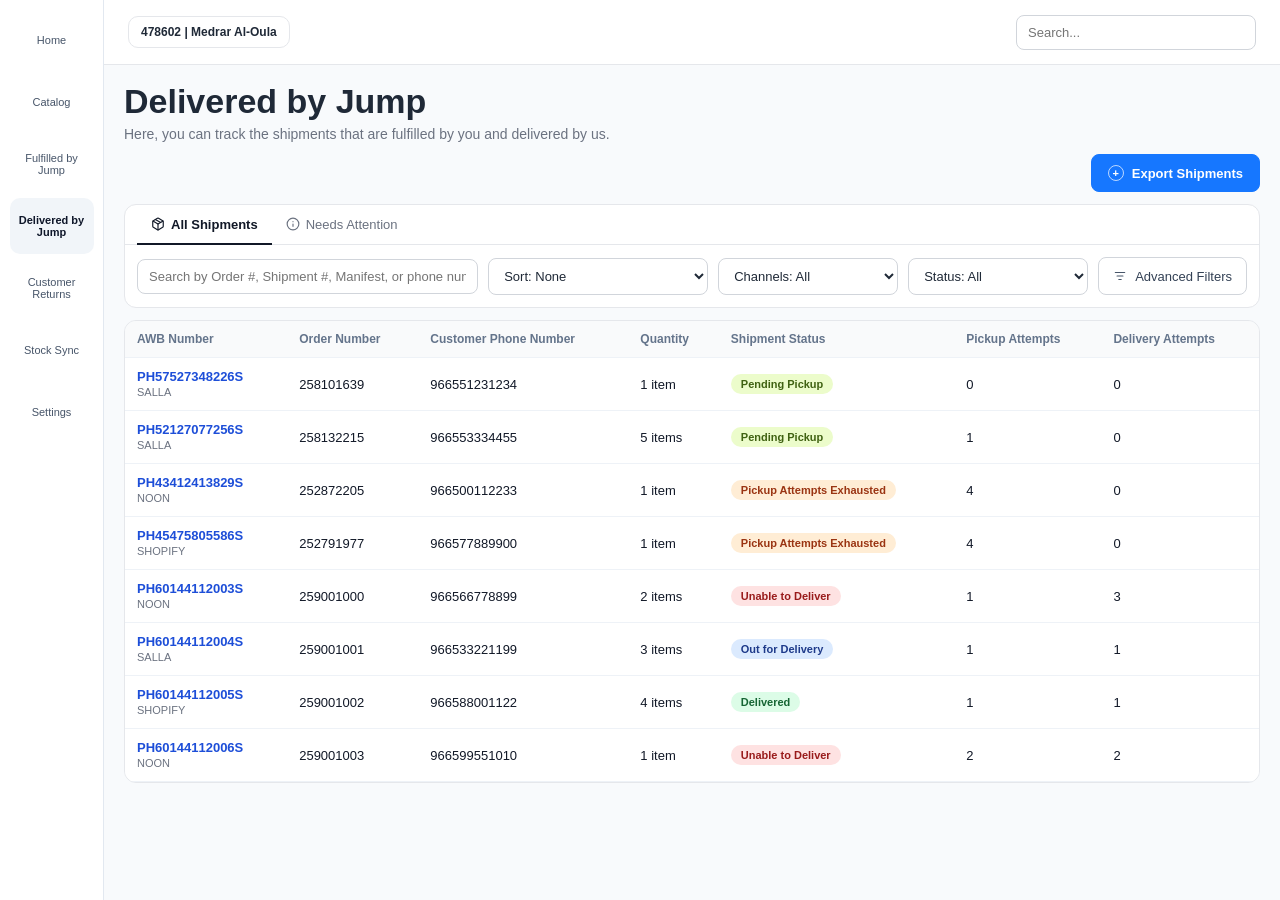
<file: index.html>
<!DOCTYPE html>
<html lang="en">
  <head>
    <meta charset="UTF-8" />
    <meta name="viewport" content="width=device-width, initial-scale=1.0" />
    <title>Shipment Details V3 Prototype</title>
    <link rel="stylesheet" href="./styles.css" />
  </head>
  <body>
    <div class="app-shell">
      <aside class="sidebar">
        <div class="brand">noon<span>partners</span></div>
        <nav>
          <a href="#">Home</a>
          <a href="#">Catalog</a>
          <a href="#">Fulfilled by Jump</a>
          <a class="active" href="#">Delivered by Jump</a>
          <a href="#">Customer Returns</a>
          <a href="#">Stock Sync</a>
          <a href="#">Settings</a>
        </nav>
      </aside>

      <div class="content">
        <header class="topbar">
          <div class="store-chip">478602 | Medrar Al-Oula</div>
          <div class="topbar-actions">
            <input class="top-search" type="text" placeholder="Search..." />
          </div>
        </header>

        <main class="container">
          <header class="header">
            <div>
              <h1>Delivered by Jump</h1>
              <p>
                Here, you can track the shipments that are fulfilled by you and
                delivered by us.
              </p>
            </div>
          </header>

          <div class="actions-row">
            <button id="exportBtn" class="button button-primary">
              <span class="btn-icon">+</span>
              Export Shipments
            </button>
          </div>

          <section class="filters">
            <section class="logistics_tabsContainer tabs">
              <div class="AdvancedTabs_container">
                <button id="allShipmentsTab" type="button" class="AdvancedTabs_tab tab active">
                  <span class="AdvancedTabs_icon tab-icon">
                    <svg xmlns="http://www.w3.org/2000/svg" width="14" height="14" viewBox="0 0 24 24" fill="none" stroke="currentColor" stroke-width="2" stroke-linecap="round" stroke-linejoin="round" aria-hidden="true">
                      <path d="M11 21.73a2 2 0 0 0 2 0l7-4A2 2 0 0 0 21 16V8a2 2 0 0 0-1-1.73l-7-4a2 2 0 0 0-2 0l-7 4A2 2 0 0 0 3 8v8a2 2 0 0 0 1 1.73z"></path>
                      <path d="M12 22V12"></path>
                      <polyline points="3.29 7 12 12 20.71 7"></polyline>
                      <path d="m7.5 4.27 9 5.15"></path>
                    </svg>
                  </span>
                  All Shipments
                </button>
                <button id="needsAttentionTab" type="button" class="AdvancedTabs_tab tab">
                  <span class="AdvancedTabs_icon tab-icon">
                    <svg xmlns="http://www.w3.org/2000/svg" width="14" height="14" viewBox="0 0 24 24" fill="none" stroke="currentColor" stroke-width="2" stroke-linecap="round" stroke-linejoin="round" aria-hidden="true">
                      <circle cx="12" cy="12" r="10"></circle>
                      <path d="M12 16v-4"></path>
                      <path d="M12 8h.01"></path>
                    </svg>
                  </span>
                  Needs Attention
                </button>
              </div>
            </section>
            <div class="filter-row">
              <input
                id="searchInput"
                type="text"
                placeholder="Search by Order #, Shipment #, Manifest, or phone number"
              />
              <select id="sortBy" aria-label="Sort">
                <option value="none">Sort: None</option>
                <option value="created_desc">Creation Date: Newest First</option>
                <option value="created_asc">Creation Date: Oldest First</option>
                <option value="hold_desc">
                  Hold Time (Needs Attention): Longest First
                </option>
                <option value="hold_asc">
                  Hold Time (Needs Attention): Shortest First
                </option>
              </select>
              <select id="channelFilter">
                <option value="all">Channels: All</option>
                <option value="salla">Salla</option>
                <option value="noon">Noon</option>
                <option value="shopify">Shopify</option>
              </select>
              <select id="statusFilter">
                <option value="all">Status: All</option>
                <option value="pending_pickup">Pending Pickup</option>
                <option value="pickup_attempts_exhausted">
                  Pickup Attempts Exhausted
                </option>
                <option value="out_for_delivery">Out for Delivery</option>
                <option value="unable_to_deliver">Unable to Deliver</option>
                <option value="delivered">Delivered</option>
              </select>
              <button id="openAdvancedFiltersBtn" type="button" class="advanced-filters-button">
                <svg xmlns="http://www.w3.org/2000/svg" width="14" height="14" viewBox="0 0 24 24" fill="none" stroke="currentColor" stroke-width="2" stroke-linecap="round" stroke-linejoin="round" aria-hidden="true">
                  <line x1="4" y1="6" x2="20" y2="6"></line>
                  <line x1="7" y1="12" x2="17" y2="12"></line>
                  <line x1="10" y1="18" x2="14" y2="18"></line>
                </svg>
                Advanced Filters
                <span id="advancedFilterCount" class="advanced-filter-count hidden">0</span>
              </button>
            </div>
            <div id="activeFilters" class="active-filters hidden"></div>
          </section>

          <div id="advancedFiltersOverlay" class="drawer-overlay" hidden>
            <aside
              class="drawer"
              role="dialog"
              aria-modal="true"
              aria-labelledby="advancedFiltersTitle"
            >
              <div class="drawer-header">
                <div id="advancedFiltersTitle" class="drawer-title">Advanced Filters</div>
                <button
                  id="closeAdvancedFiltersBtn"
                  type="button"
                  class="drawer-close"
                  aria-label="Close advanced filters"
                >
                  &times;
                </button>
              </div>
              <div class="drawer-body">
                <label>
                  Creation Date (From)
                  <input id="creationDateFrom" type="date" />
                </label>
                <label>
                  Creation Date (To)
                  <input id="creationDateTo" type="date" />
                </label>
                <label>
                  Pickup Attempts (0-4)
                  <select id="pickupAttemptsFilter">
                    <option value="all">All</option>
                    <option value="0">0</option>
                    <option value="1">1</option>
                    <option value="2">2</option>
                    <option value="3">3</option>
                    <option value="4">4</option>
                  </select>
                </label>
                <label>
                  Delivery Attempts (0-3)
                  <select id="deliveryAttemptsFilter">
                    <option value="all">All</option>
                    <option value="0">0</option>
                    <option value="1">1</option>
                    <option value="2">2</option>
                    <option value="3">3</option>
                  </select>
                </label>
                <label>
                  Hold Time Filter (Needs Attention)
                  <select id="holdTimeFilter">
                    <option value="all">All</option>
                    <option value="with_value">Has Hold Time</option>
                    <option value="none">No Hold Time (-)</option>
                  </select>
                </label>
              </div>
              <div class="drawer-footer">
                <button id="clearAdvancedFiltersBtn" type="button" class="button-secondary">
                  Clear
                </button>
                <button id="applyAdvancedFiltersBtn" type="button" class="button-primary">
                  Apply
                </button>
              </div>
            </aside>
          </div>

          <section class="table-wrap">
            <table>
              <thead>
                <tr>
                  <th>AWB Number</th>
                  <th>Order Number</th>
                  <th>Customer Phone Number</th>
                  <th>Quantity</th>
                  <th>Shipment Status</th>
                  <th>Pickup Attempts</th>
                  <th>Delivery Attempts</th>
                  <th>Created At</th>
                  <th id="holdTimeHeader" class="hidden">Hold Time</th>
                </tr>
              </thead>
              <tbody id="shipmentsBody"></tbody>
            </table>
          </section>
        </main>
      </div>
    </div>

    <script src="./shipments-data.js"></script>
    <script src="./app.js"></script>
  </body>
</html>
</file>
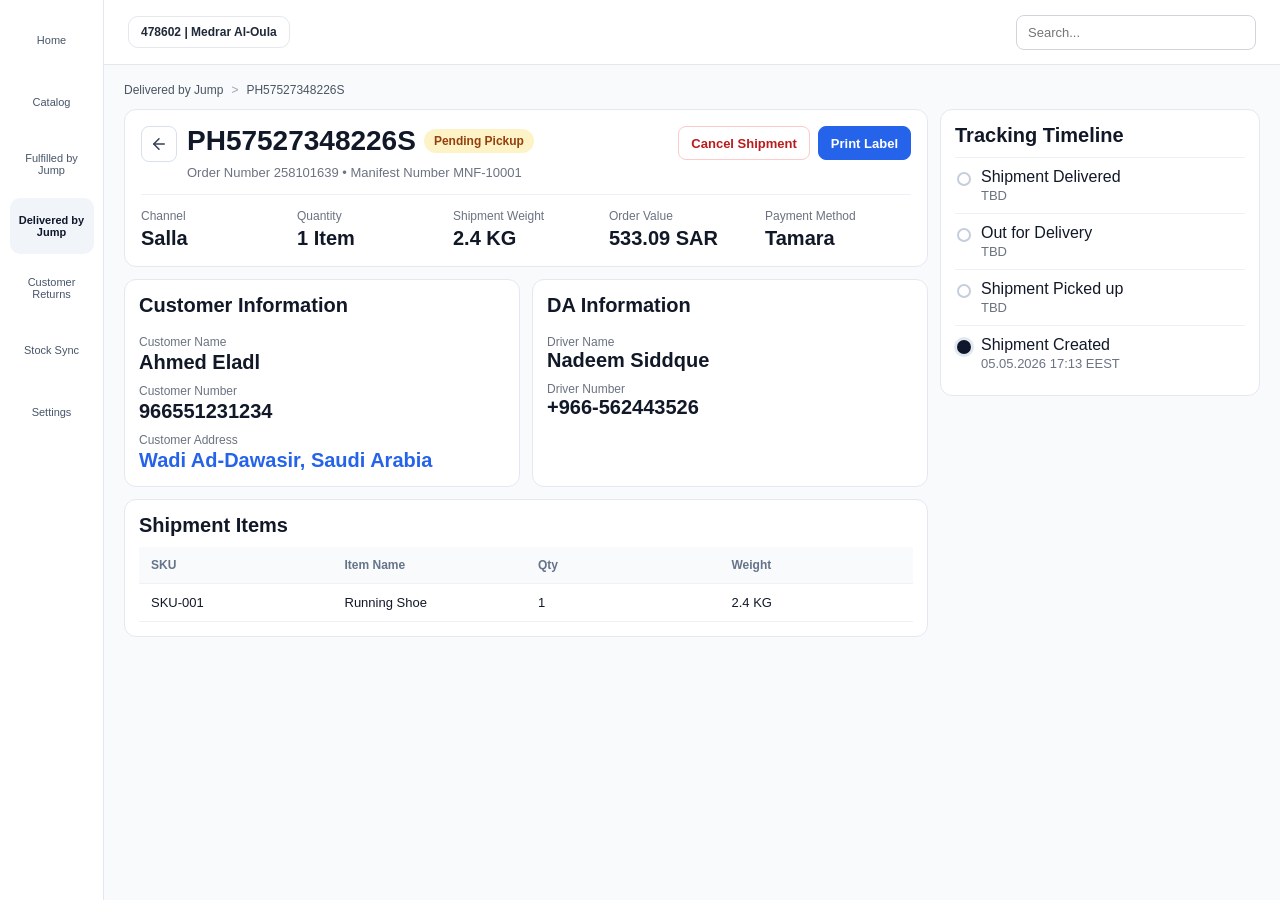
<file: shipment.html>
<!DOCTYPE html>
<html lang="en">
  <head>
    <meta charset="UTF-8" />
    <meta name="viewport" content="width=device-width, initial-scale=1.0" />
    <title>Shipment Details</title>
    <link rel="stylesheet" href="./styles.css" />
    <link rel="stylesheet" href="./shipment.css" />
  </head>
  <body>
    <div class="app-shell">
      <aside class="sidebar">
        <div class="brand">noon<span>partners</span></div>
        <nav>
          <a href="#">Home</a>
          <a href="#">Catalog</a>
          <a href="#">Fulfilled by Jump</a>
          <a class="active" href="./index.html">Delivered by Jump</a>
          <a href="#">Customer Returns</a>
          <a href="#">Stock Sync</a>
          <a href="#">Settings</a>
        </nav>
      </aside>

      <div class="content">
        <header class="topbar">
          <div class="store-chip">478602 | Medrar Al-Oula</div>
          <div class="topbar-actions">
            <input class="top-search" type="text" placeholder="Search..." />
          </div>
        </header>

        <main class="container">
          <div class="ShipmentDetail_container">
            <div class="Header_breadcrumbs">
              <a href="./index.html" class="Header_breadcrumbItem">Delivered by Jump</a>
              <span class="Header_separator">&gt;</span>
              <span id="breadcrumbAwb" class="Header_breadcrumbItem">Shipment</span>
            </div>

            <div class="ShipmentDetail_content">
              <div class="ShipmentDetail_leftColumn">
                <section class="ShipmentDetailHeader_card">
                  <div class="ShipmentDetailHeader_headerTop">
                    <div class="ShipmentDetailHeader_headerLeft">
                      <a href="./index.html" class="ShipmentDetailHeader_backButton" aria-label="Go back">
                        <svg xmlns="http://www.w3.org/2000/svg" width="18" height="18" viewBox="0 0 24 24" fill="none" stroke="currentColor" stroke-width="2" stroke-linecap="round" stroke-linejoin="round">
                          <path d="m12 19-7-7 7-7"></path>
                          <path d="M19 12H5"></path>
                        </svg>
                      </a>
                      <div>
                        <div class="ShipmentDetailHeader_titleRow">
                          <h1 id="shipmentAwb" class="ShipmentDetailHeader_awbTitle"></h1>
                          <span id="shipmentStatus" class="StatusBadge_badge"></span>
                        </div>
                        <p id="orderManifestLine" class="ShipmentDetailHeader_subLine"></p>
                      </div>
                    </div>
                    <div class="ShipmentDetailHeader_actions">
                      <button id="cancelShipmentBtn" type="button" class="ShipmentDetailHeader_cancelButton">
                        Cancel Shipment
                      </button>
                      <button id="printLabelBtn" type="button" class="Button_button Button_primary ShipmentDetailHeader_printButton">
                        Print Label
                      </button>
                      <button id="proofOfDeliveryBtn" type="button" class="Button_button Button_primary ShipmentDetailHeader_printButton hidden">
                        View Proof of Delivery
                      </button>
                    </div>
                  </div>

                  <div class="ShipmentDetailHeader_statsRow">
                    <div class="ShipmentDetailHeader_statItem">
                      <div class="ShipmentDetailHeader_statLabel">Channel</div>
                      <div id="channelValue" class="ShipmentDetailHeader_statValue"></div>
                    </div>
                    <div class="ShipmentDetailHeader_statItem">
                      <div class="ShipmentDetailHeader_statLabel">Quantity</div>
                      <div id="quantityValue" class="ShipmentDetailHeader_statValue"></div>
                    </div>
                    <div class="ShipmentDetailHeader_statItem">
                      <div class="ShipmentDetailHeader_statLabel">Shipment Weight</div>
                      <div id="weightValue" class="ShipmentDetailHeader_statValue"></div>
                    </div>
                    <div class="ShipmentDetailHeader_statItem">
                      <div class="ShipmentDetailHeader_statLabel">Order Value</div>
                      <div id="orderValue" class="ShipmentDetailHeader_statValue"></div>
                    </div>
                    <div class="ShipmentDetailHeader_statItem">
                      <div class="ShipmentDetailHeader_statLabel">Payment Method</div>
                      <div id="paymentMethod" class="ShipmentDetailHeader_statValue"></div>
                    </div>
                  </div>
                </section>

                <div class="ShipmentDetail_midRow">
                  <section class="CustomerInfoCard_card">
                    <div class="CustomerInfoCard_cardHeader">
                      <h2 class="CustomerInfoCard_cardTitle">Customer Information</h2>
                    </div>
                    <div class="CustomerInfoCard_cardBody">
                      <div class="CustomerInfoCard_infoItem">
                        <div class="CustomerInfoCard_infoLabel">Customer Name</div>
                        <div id="customerName" class="CustomerInfoCard_infoValue"></div>
                      </div>
                      <div class="CustomerInfoCard_infoItem">
                        <div class="CustomerInfoCard_infoLabel">Customer Number</div>
                        <div id="customerPhone" class="CustomerInfoCard_infoValue"></div>
                      </div>
                      <div class="CustomerInfoCard_infoItem">
                        <div class="CustomerInfoCard_infoLabel">Customer Address</div>
                        <div id="customerAddress" class="CustomerInfoCard_addressLink"></div>
                      </div>
                    </div>
                  </section>

                  <section class="DAInfoCard_card">
                    <div class="DAInfoCard_cardHeader">
                      <h2 class="DAInfoCard_cardTitle">DA Information</h2>
                    </div>
                    <div class="DAInfoCard_cardBody">
                      <div class="DAInfoCard_driverField">
                        <span class="DAInfoCard_driverLabel">Driver Name</span>
                        <span id="driverName" class="DAInfoCard_driverValue"></span>
                      </div>
                      <div class="DAInfoCard_driverField">
                        <span class="DAInfoCard_driverLabel">Driver Number</span>
                        <span id="driverPhone" class="DAInfoCard_driverValue"></span>
                      </div>
                    </div>
                  </section>
                </div>

                <section class="ShipmentItemsCard_card">
                  <div class="ShipmentItemsCard_cardHeader">
                    <h2 class="ShipmentItemsCard_cardTitle">Shipment Items</h2>
                  </div>
                  <div class="ShipmentItemsCard_tableWrap">
                    <table>
                      <thead>
                        <tr>
                          <th>SKU</th>
                          <th>Item Name</th>
                          <th>Qty</th>
                          <th>Weight</th>
                        </tr>
                      </thead>
                      <tbody id="itemsBody"></tbody>
                    </table>
                  </div>
                </section>
              </div>

              <aside class="ShipmentDetail_rightColumn">
                <section class="TrackingTimeline_card">
                  <div class="TrackingTimeline_cardHeader">
                    <h2 class="TrackingTimeline_cardTitle">Tracking Timeline</h2>
                  </div>
                  <div class="TrackingTimeline_cardBody">
                    <ul id="timelineList" class="TrackingTimeline_timeline"></ul>
                  </div>
                </section>
              </aside>
            </div>
          </div>
        </main>
      </div>
    </div>

    <script src="./shipments-data.js"></script>
    <script src="./shipment.js"></script>
  </body>
</html>
</file>
<file: styles.css>
* {
  box-sizing: border-box;
}

body {
  margin: 0;
  font-family: Figtree, Inter, -apple-system, BlinkMacSystemFont, "Segoe UI", sans-serif;
  background: #f8fafc;
  color: #1f2937;
}

.app-shell {
  min-height: 100vh;
  display: grid;
  grid-template-columns: 104px 1fr;
}

.sidebar {
  border-right: 1px solid #e2e8f0;
  background: #fff;
  padding: 12px 8px;
}

.brand {
  display: none;
}

nav {
  display: flex;
  flex-direction: column;
  gap: 6px;
  align-items: center;
}

nav a {
  text-decoration: none;
  color: #475569;
  font-size: 11px;
  font-weight: 500;
  text-align: center;
  border-radius: 10px;
  padding: 10px 8px;
  width: 84px;
  min-height: 56px;
  display: grid;
  place-content: center;
}

nav a.active {
  background: #f1f5f9;
  color: #0f172a;
  font-weight: 600;
}

.content {
  min-width: 0;
}

.topbar {
  height: 65px;
  border-bottom: 1px solid #e5e7eb;
  display: flex;
  align-items: center;
  justify-content: space-between;
  padding: 0 24px;
  background: #fff;
}

.store-chip {
  border: 1px solid #e5e7eb;
  border-radius: 10px;
  font-size: 12px;
  font-weight: 600;
  padding: 8px 12px;
  color: #1f2937;
}

.top-search {
  width: 240px;
}

.container {
  margin: 18px 20px;
}

h1 {
  margin: 0;
  font-size: 34px;
  line-height: 1.1;
}

p {
  margin: 6px 0 0;
  color: #6b7280;
  font-size: 14px;
}

.tabs {
  margin: -12px -12px 12px;
  padding: 0 12px;
  border-bottom: 1px solid #e5e7eb;
}

.AdvancedTabs_container {
  display: flex;
  align-items: stretch;
  gap: 0;
}

.tab {
  border: none;
  background: transparent;
  color: #6b7280;
  cursor: pointer;
  font-size: 13px;
  font-weight: 500;
  padding: 12px 14px;
  display: inline-flex;
  align-items: center;
  gap: 6px;
  line-height: 1;
  position: relative;
  border-bottom: 2px solid transparent;
  margin-bottom: -1px;
}

.tab-icon {
  display: inline-flex;
  align-items: center;
  justify-content: center;
  color: #6b7280;
}

.tab:hover {
  color: #374151;
}

.tab.active {
  color: #111827;
  font-weight: 600;
  border-bottom-color: #111827;
}

.tab.active .tab-icon {
  color: #111827;
}

.tab svg {
  width: 14px;
  height: 14px;
}

.actions-row {
  margin-top: 12px;
  display: flex;
  justify-content: flex-end;
}

.button {
  cursor: pointer;
}

.button-primary {
  background: #1677ff;
  color: #fff;
  border: 1px solid #1677ff;
  font-weight: 600;
  padding: 10px 16px;
  border-radius: 8px;
  display: inline-flex;
  align-items: center;
  gap: 8px;
  font-size: 13px;
}

.button-primary:hover {
  background: #1266d6;
  border-color: #1266d6;
}

.btn-icon {
  width: 16px;
  height: 16px;
  border-radius: 50%;
  border: 1px solid rgba(255, 255, 255, 0.7);
  display: inline-flex;
  align-items: center;
  justify-content: center;
  font-size: 11px;
}

.filters {
  margin-top: 12px;
  background: #fff;
  border: 1px solid #e5e7eb;
  border-radius: 12px;
  padding: 12px;
}

.filter-row {
  display: grid;
  grid-template-columns: 1.6fr 220px 180px 180px auto;
  gap: 10px;
  align-items: center;
}

.advanced-filters-button {
  background: #fff;
  color: #334155;
  border: 1px solid #d1d5db;
  border-radius: 8px;
  padding: 9px 14px;
  font-size: 13px;
  font-weight: 500;
  cursor: pointer;
  display: inline-flex;
  align-items: center;
  gap: 8px;
  white-space: nowrap;
  height: 38px;
}

.advanced-filters-button:hover {
  background: #f8fafc;
  border-color: #94a3b8;
}

.advanced-filters-button svg {
  color: #475569;
}

.advanced-filter-count {
  background: #1677ff;
  color: #fff;
  border-radius: 999px;
  font-size: 11px;
  font-weight: 600;
  min-width: 18px;
  height: 18px;
  padding: 0 6px;
  display: inline-flex;
  align-items: center;
  justify-content: center;
}

input,
select {
  border: 1px solid #d1d5db;
  border-radius: 8px;
  padding: 9px 11px;
  font-size: 13px;
  background: #fff;
  color: #1f2937;
}

.active-filters {
  margin-top: 10px;
  display: flex;
  flex-wrap: wrap;
  gap: 8px;
  align-items: center;
}

.filter-chip {
  display: inline-flex;
  align-items: center;
  gap: 8px;
  padding: 5px 10px;
  border-radius: 999px;
  border: 1px solid #dbeafe;
  background: #eff6ff;
  color: #1e3a8a;
  font-size: 12px;
  font-weight: 500;
}

.filter-chip button {
  border: none;
  background: transparent;
  color: #64748b;
  font-size: 14px;
  line-height: 1;
  padding: 0;
  cursor: pointer;
}

.reset-button {
  width: auto;
  padding: 6px 12px;
  font-size: 12px;
  border-radius: 999px;
  background: #fff;
  border: 1px solid #d1d5db;
  color: #475569;
  font-weight: 500;
  white-space: nowrap;
}

.reset-button:hover {
  background: #f8fafc;
}

label {
  display: flex;
  flex-direction: column;
  gap: 6px;
  font-size: 12px;
  color: #475569;
}

.drawer-overlay {
  position: fixed;
  inset: 0;
  background: rgba(15, 23, 42, 0.45);
  display: flex;
  justify-content: flex-end;
  z-index: 50;
  opacity: 0;
  transition: opacity 0.2s ease;
}

.drawer-overlay[hidden] {
  display: none;
}

.drawer-overlay.open {
  opacity: 1;
}

.drawer {
  width: min(440px, 92vw);
  height: 100%;
  background: #fff;
  display: flex;
  flex-direction: column;
  box-shadow: -8px 0 24px rgba(15, 23, 42, 0.18);
  transform: translateX(100%);
  transition: transform 0.25s ease;
}

.drawer-overlay.open .drawer {
  transform: translateX(0);
}

.drawer-header {
  display: flex;
  align-items: center;
  justify-content: space-between;
  padding: 16px 20px;
  border-bottom: 1px solid #e5e7eb;
}

.drawer-title {
  font-size: 16px;
  font-weight: 600;
  color: #0f172a;
}

.drawer-close {
  background: transparent;
  border: none;
  color: #475569;
  cursor: pointer;
  font-size: 24px;
  line-height: 1;
  padding: 4px 8px;
  border-radius: 6px;
}

.drawer-close:hover {
  background: #f1f5f9;
  color: #0f172a;
}

.drawer-body {
  flex: 1;
  overflow-y: auto;
  padding: 20px;
  display: flex;
  flex-direction: column;
  gap: 12px;
}

.drawer-footer {
  display: flex;
  justify-content: flex-end;
  gap: 10px;
  padding: 14px 20px;
  border-top: 1px solid #e5e7eb;
  background: #f9fafb;
}

.button-secondary {
  background: #fff;
  color: #334155;
  border: 1px solid #d1d5db;
  font-weight: 500;
  padding: 9px 14px;
  border-radius: 8px;
  font-size: 13px;
  cursor: pointer;
}

.button-secondary:hover {
  background: #f8fafc;
  border-color: #94a3b8;
}

.table-wrap {
  margin-top: 12px;
  background: #fff;
  border: 1px solid #e5e7eb;
  border-radius: 12px;
  overflow: auto;
}

table {
  width: 100%;
  border-collapse: collapse;
  min-width: 1250px;
}

thead {
  background: #f9fafb;
}

th,
td {
  text-align: left;
  padding: 11px 12px;
  border-bottom: 1px solid #eef2f7;
  white-space: nowrap;
}

th {
  font-size: 12px;
  color: #64748b;
  font-weight: 600;
}

td {
  font-size: 13px;
  color: #111827;
}

td a {
  color: #1d4ed8;
  text-decoration: none;
  font-weight: 600;
}

td a:hover {
  text-decoration: underline;
}

.status-pill {
  display: inline-flex;
  align-items: center;
  padding: 4px 10px;
  border-radius: 999px;
  font-size: 11px;
  font-weight: 600;
}

.status-pending_pickup {
  background: #ecfccb;
  color: #3f6212;
}

.status-pickup_attempts_exhausted {
  background: #ffedd5;
  color: #9a3412;
}

.status-out_for_delivery {
  background: #dbeafe;
  color: #1e3a8a;
}

.status-unable_to_deliver {
  background: #fee2e2;
  color: #991b1b;
}

.status-delivered {
  background: #dcfce7;
  color: #166534;
}

.needs-row td:first-child {
  border-left: 2px solid #f59e0b;
}

small {
  color: #6b7280;
  font-size: 11px;
}

.hidden {
  display: none;
}

.empty {
  text-align: center;
  color: #64748b;
  padding: 20px;
}

@media (max-width: 1000px) {
  .app-shell {
    grid-template-columns: 1fr;
  }

  .sidebar {
    display: none;
  }

  .topbar {
    padding: 0 12px;
  }

  .filter-row {
    grid-template-columns: 1fr;
  }

  .actions-row .button-primary {
    width: 100%;
    justify-content: center;
  }
}
</file>
<file: shipment.css>
.ShipmentDetail_container {
  display: flex;
  flex-direction: column;
  gap: 12px;
}

.Header_breadcrumbs {
  display: flex;
  align-items: center;
  gap: 8px;
  font-size: 12px;
  color: #6b7280;
}

.Header_breadcrumbItem {
  color: #4b5563;
  text-decoration: none;
}

.Header_separator {
  color: #9ca3af;
}

.ShipmentDetail_content {
  display: grid;
  grid-template-columns: minmax(0, 1fr) 320px;
  gap: 12px;
  align-items: start;
}

.ShipmentDetail_leftColumn {
  min-width: 0;
}

.ShipmentDetailHeader_card,
.CustomerInfoCard_card,
.DAInfoCard_card,
.ShipmentItemsCard_card,
.TrackingTimeline_card {
  background: #fff;
  border: 1px solid #e4e8f0;
  border-radius: 12px;
}

.ShipmentDetailHeader_card {
  padding: 16px;
}

.ShipmentDetailHeader_headerTop {
  display: flex;
  justify-content: space-between;
  gap: 12px;
}

.ShipmentDetailHeader_headerLeft {
  display: flex;
  gap: 10px;
}

.ShipmentDetailHeader_backButton {
  width: 36px;
  height: 36px;
  border: 1px solid #d9e0ec;
  border-radius: 8px;
  color: #334155;
  display: inline-flex;
  align-items: center;
  justify-content: center;
}

.ShipmentDetailHeader_titleRow {
  display: flex;
  align-items: center;
  gap: 8px;
}

.ShipmentDetailHeader_awbTitle {
  margin: 0;
  font-size: 28px;
  line-height: 1.1;
  color: #111827;
}

.StatusBadge_badge {
  display: inline-flex;
  align-items: center;
  border-radius: 999px;
  padding: 5px 10px;
  font-size: 12px;
  font-weight: 600;
  background: #fef3c7;
  color: #92400e;
}

.status-delivered {
  background: #dcfce7;
  color: #166534;
}

.status-out_for_delivery {
  background: #dbeafe;
  color: #1d4ed8;
}

.status-unable_to_deliver,
.status-pickup_attempts_exhausted {
  background: #fee2e2;
  color: #991b1b;
}

.ShipmentDetailHeader_subLine {
  margin: 8px 0 0;
  color: #6b7280;
  font-size: 13px;
}

.ShipmentDetailHeader_actions {
  display: flex;
  gap: 8px;
  align-items: flex-start;
}

.ShipmentDetailHeader_cancelButton,
.Button_button {
  height: 34px;
  border-radius: 8px;
  border: 1px solid #e5e7eb;
  padding: 0 12px;
  font-size: 13px;
  font-weight: 600;
  cursor: pointer;
}

.ShipmentDetailHeader_cancelButton {
  background: #fff;
  color: #b91c1c;
  border-color: #fecaca;
}

.Button_primary {
  background: #2563eb;
  color: #fff;
  border-color: #2563eb;
}

.Button_button:disabled,
.ShipmentDetailHeader_printButton:disabled {
  background: #e5e7eb;
  border-color: #e5e7eb;
  color: #9ca3af;
  cursor: not-allowed;
}

.ShipmentDetailHeader_statsRow {
  margin-top: 14px;
  padding-top: 14px;
  border-top: 1px solid #edf1f7;
  display: grid;
  grid-template-columns: repeat(5, minmax(120px, 1fr));
  gap: 10px;
}

.ShipmentDetailHeader_statItem {
  min-width: 0;
}

.ShipmentDetailHeader_statLabel {
  color: #6b7280;
  font-size: 12px;
}

.ShipmentDetailHeader_statValue {
  margin-top: 4px;
  font-size: 20px;
  font-weight: 600;
  color: #111827;
  word-break: break-word;
}

.ShipmentDetail_midRow {
  margin-top: 12px;
  display: grid;
  grid-template-columns: 1fr 1fr;
  gap: 12px;
}

.CustomerInfoCard_cardHeader,
.DAInfoCard_cardHeader,
.ShipmentItemsCard_cardHeader,
.TrackingTimeline_cardHeader {
  padding: 14px 14px 0;
}

.CustomerInfoCard_cardTitle,
.DAInfoCard_cardTitle,
.ShipmentItemsCard_cardTitle,
.TrackingTimeline_cardTitle {
  margin: 0;
  font-size: 20px;
  color: #111827;
}

.CustomerInfoCard_cardBody,
.DAInfoCard_cardBody {
  padding: 8px 14px 14px;
}

.CustomerInfoCard_infoItem,
.DAInfoCard_driverField {
  margin-top: 10px;
}

.CustomerInfoCard_infoLabel,
.DAInfoCard_driverLabel {
  font-size: 12px;
  color: #6b7280;
  display: block;
}

.CustomerInfoCard_infoValue,
.CustomerInfoCard_addressLink,
.DAInfoCard_driverValue {
  margin-top: 2px;
  font-size: 20px;
  font-weight: 600;
  color: #111827;
  word-break: break-word;
}

.CustomerInfoCard_addressLink {
  color: #2563eb;
}

.ShipmentItemsCard_card {
  margin-top: 12px;
}

.ShipmentItemsCard_tableWrap {
  padding: 10px 14px 14px;
}

.ShipmentItemsCard_tableWrap table {
  width: 100%;
  min-width: 0;
  table-layout: fixed;
}

.ShipmentItemsCard_tableWrap th,
.ShipmentItemsCard_tableWrap td {
  white-space: normal;
  word-break: break-word;
}

.ShipmentDetail_rightColumn {
  min-width: 0;
}

.TrackingTimeline_cardBody {
  padding: 10px 14px 14px;
}

.TrackingTimeline_timeline {
  margin: 0;
  padding: 0;
  list-style: none;
}

.TrackingTimeline_timeline li {
  position: relative;
  padding: 10px 0 10px 26px;
  border-top: 1px solid #edf1f7;
  color: #111827;
}

.TrackingTimeline_timeline li::before {
  content: "";
  width: 10px;
  height: 10px;
  border-radius: 50%;
  border: 2px solid #c6cedd;
  background: #fff;
  position: absolute;
  left: 2px;
  top: 14px;
}

.TrackingTimeline_timeline li.completed::before {
  background: #0f172a;
  border-color: #0f172a;
}

.TrackingTimeline_timeline li.active::before {
  border-color: #0f172a;
  background: #0f172a;
  box-shadow: 0 0 0 3px #e2e8f0;
}

.timeline-sub {
  font-size: 13px;
  color: #6b7280;
  margin-top: 2px;
}

.TrackingTimeline_actionButton {
  margin-top: 8px;
  display: inline-flex;
  align-items: center;
  gap: 6px;
  background: #fff;
  border: 1px solid #d9e0ec;
  color: #1d4ed8;
  font-size: 12px;
  font-weight: 600;
  padding: 6px 10px;
  border-radius: 6px;
  cursor: pointer;
}

.TrackingTimeline_actionButton:hover {
  background: #f8fafc;
  border-color: #94a3b8;
}

@media (max-width: 1200px) {
  .ShipmentDetail_content {
    grid-template-columns: 1fr;
  }
}

@media (max-width: 900px) {
  .ShipmentDetailHeader_headerTop {
    flex-direction: column;
  }

  .ShipmentDetailHeader_actions {
    width: 100%;
    flex-wrap: wrap;
  }

  .ShipmentDetailHeader_statsRow {
    grid-template-columns: repeat(2, minmax(120px, 1fr));
  }

  .ShipmentDetail_midRow {
    grid-template-columns: 1fr;
  }

  .ShipmentDetailHeader_awbTitle,
  .ShipmentDetailHeader_statValue,
  .CustomerInfoCard_infoValue,
  .CustomerInfoCard_addressLink,
  .DAInfoCard_driverValue {
    font-size: 18px;
  }
}
</file>
